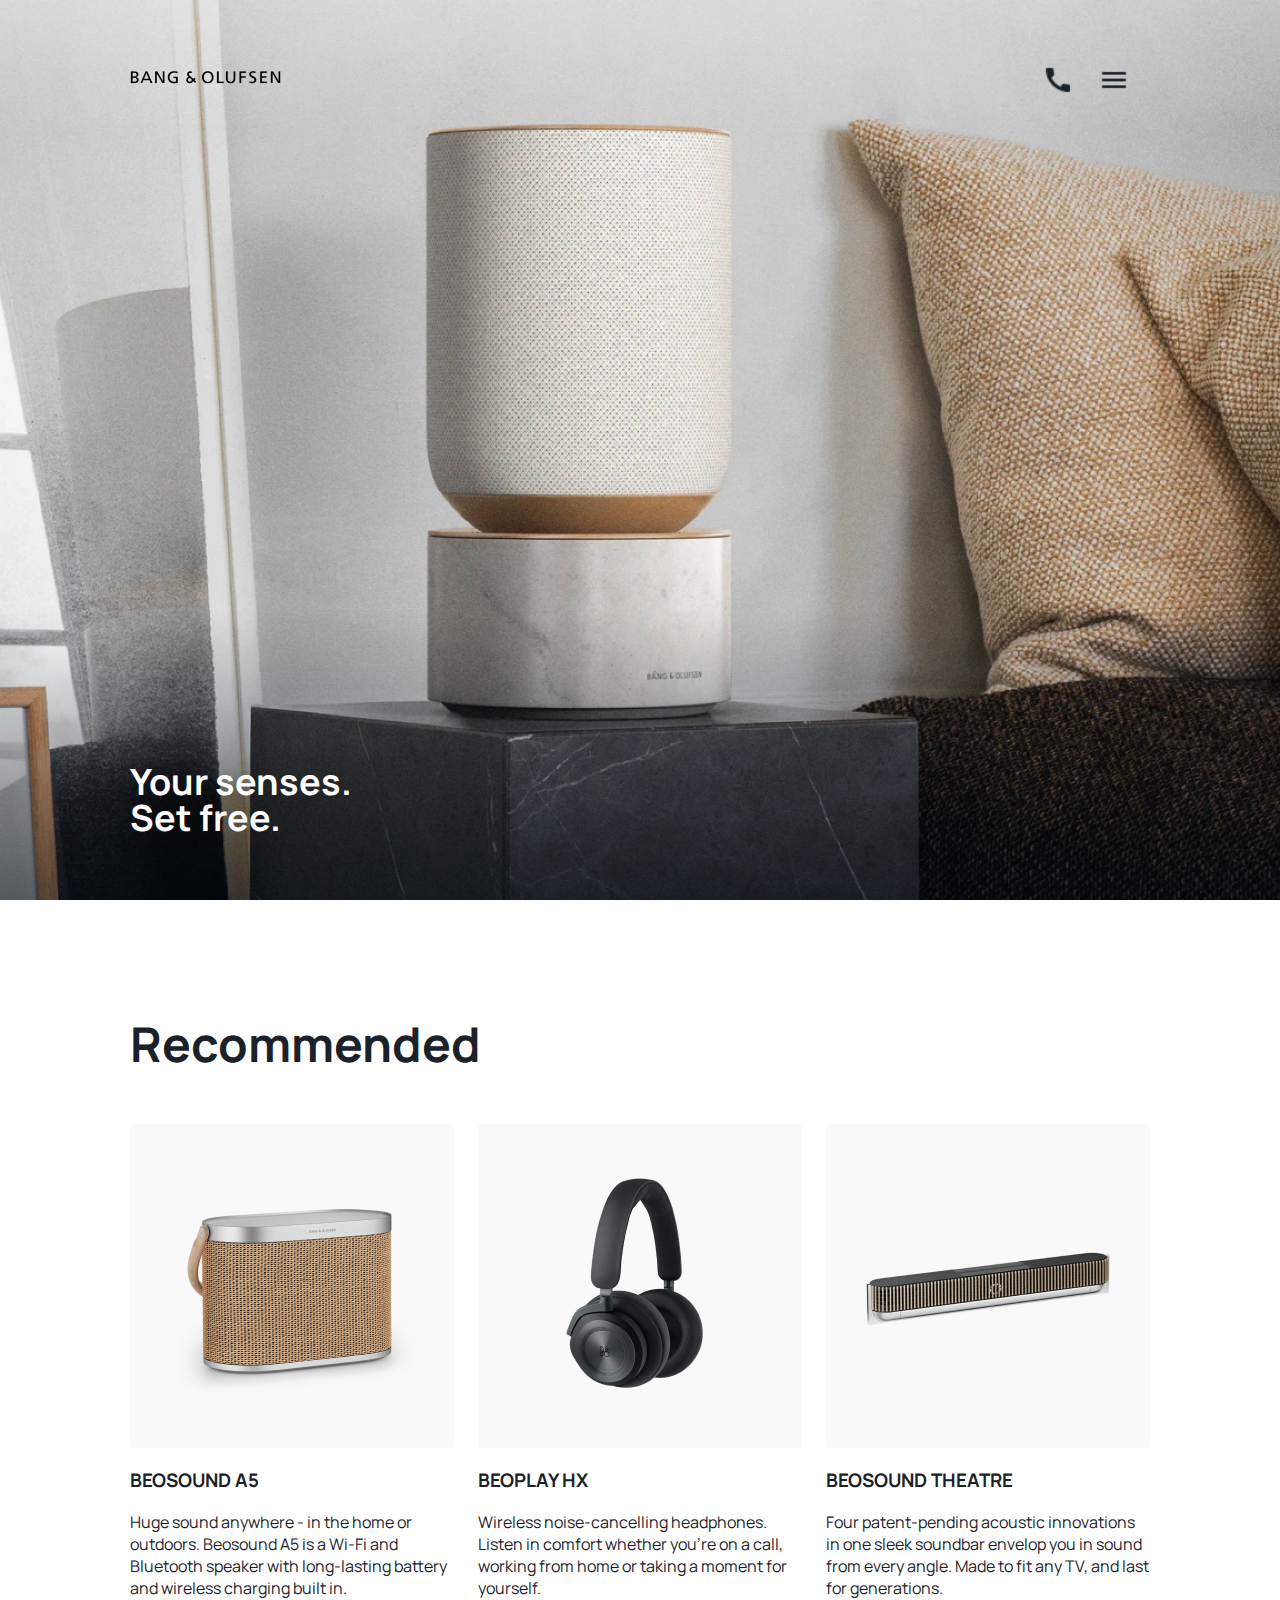
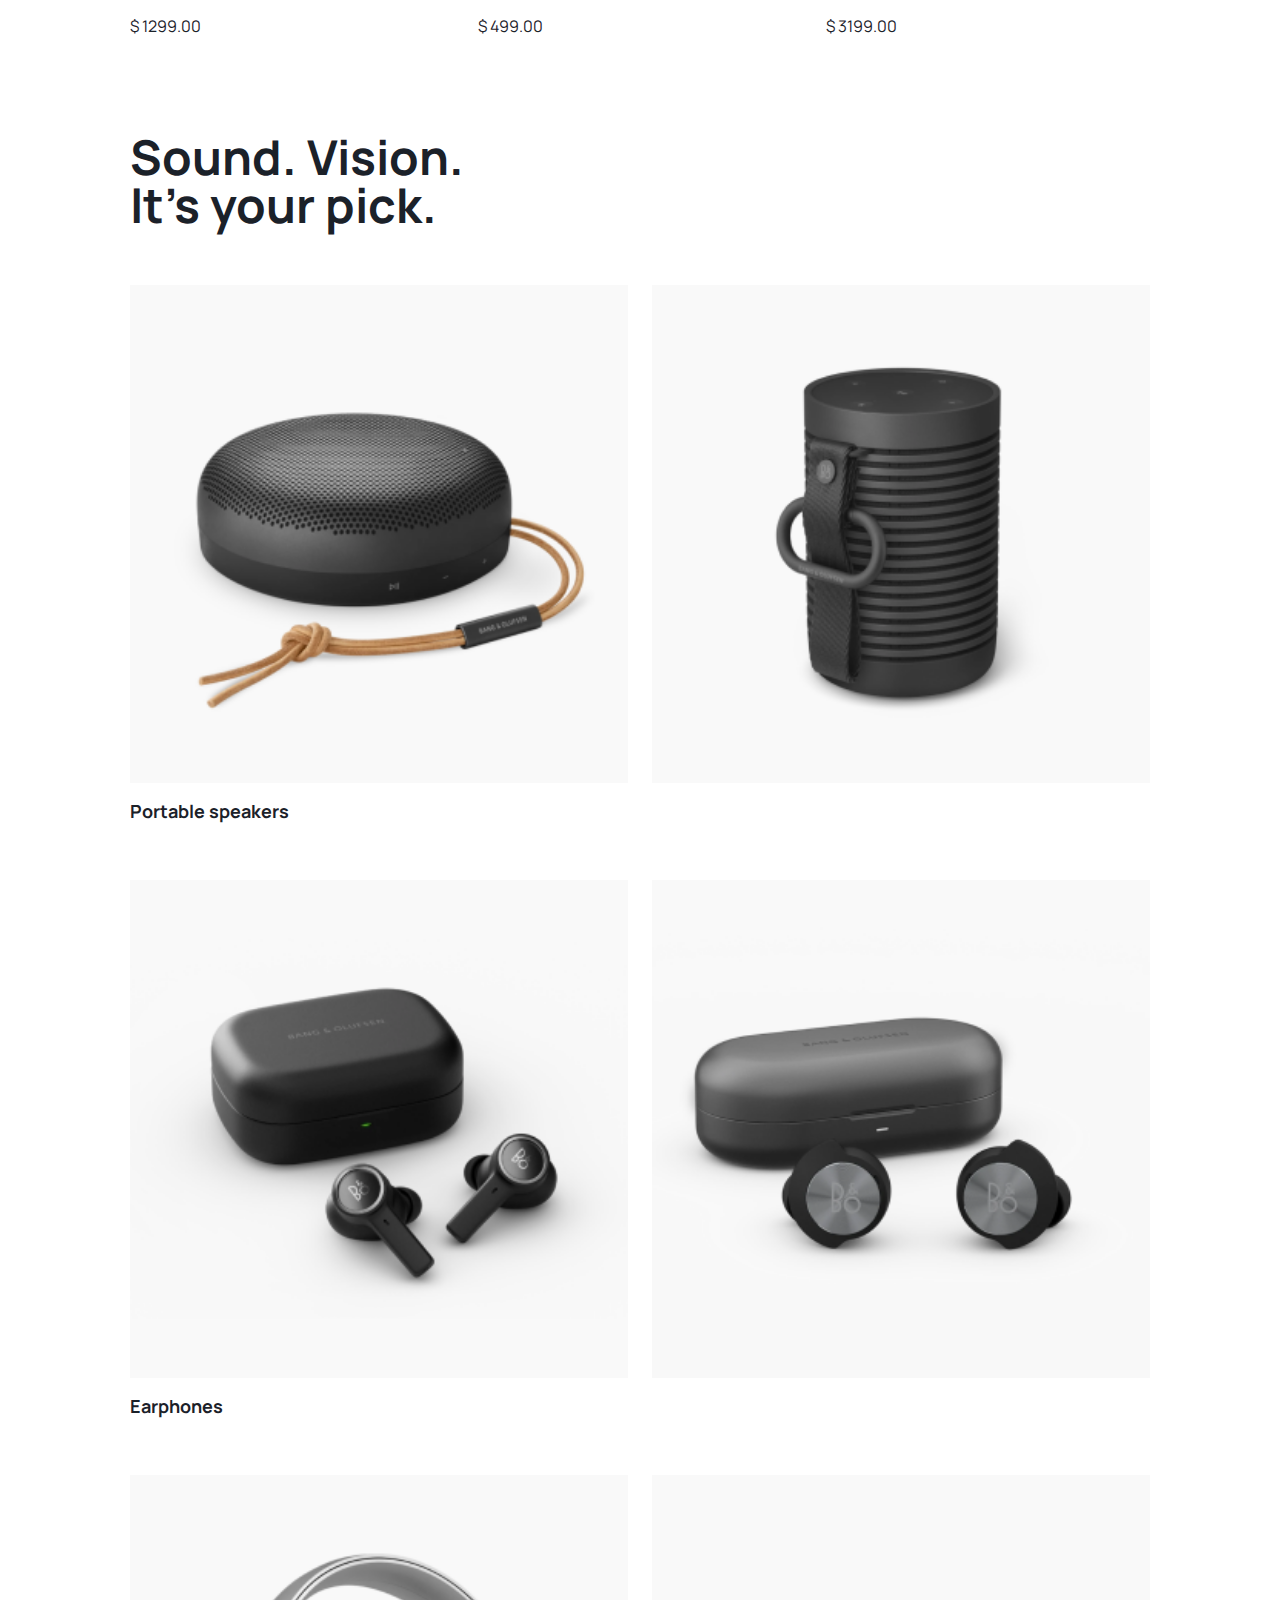
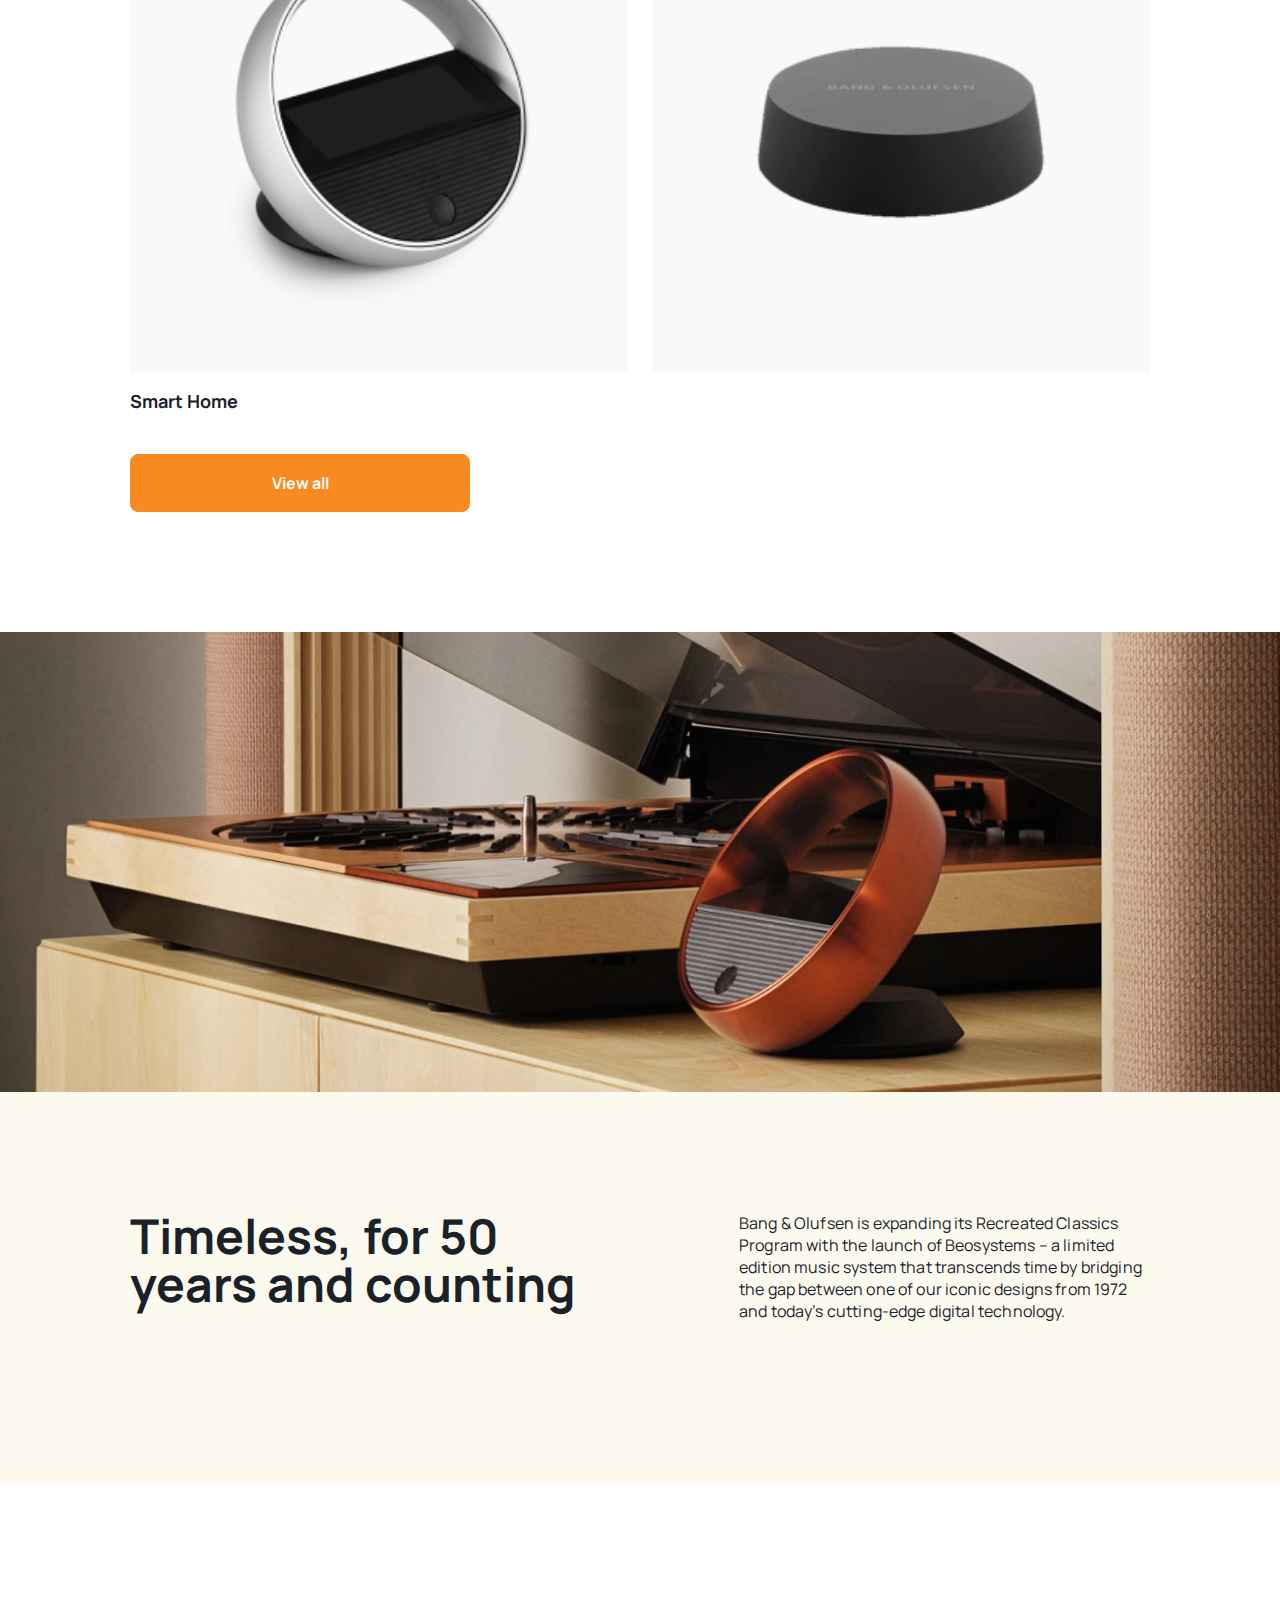
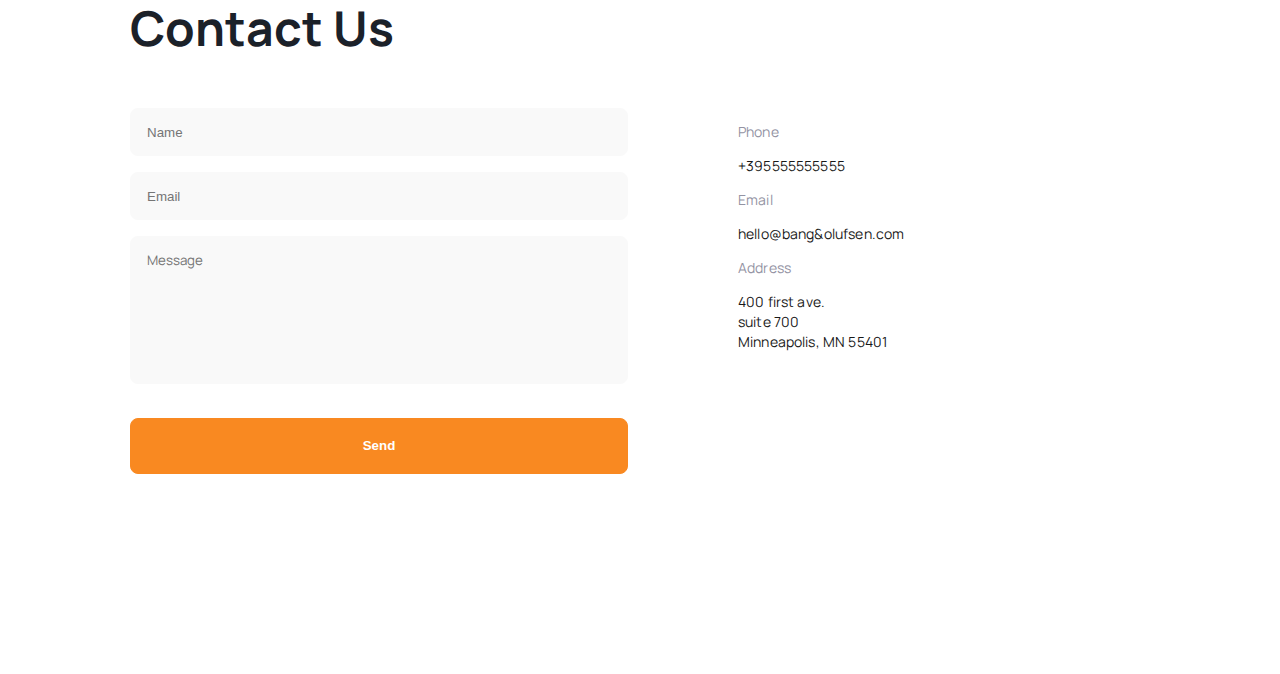
<file: index.html>
<!doctype html><html lang="en" class="page"><head><meta charset="utf-8"><meta name="viewport" content="width=device-width, initial-scale=1.0"><title>B&O</title><link rel="icon" type="image/png" href="logo.b98eb428.png"><link rel="preload" href="https://fonts.googleapis.com/css2?family=Manrope:wght@200..800&family=Roboto:wght@400;700&display=swap" as="style"><link rel="preconnect" href="https://fonts.googleapis.com"><link rel="preconnect" href="https://fonts.gstatic.com" crossorigin><link href="https://fonts.googleapis.com/css2?family=Manrope:wght@200..800&family=Roboto:wght@400;700&display=swap" rel="stylesheet"><link rel="stylesheet" href="index.b53707d1.css"><script src="index.cabb280d.js" defer></script></head><body class="page__body"> <header class="header"> <div class="container"> <div class="header__content"> <nav class="top-bar" aria-label="Main navigation"> <a href="#" class="top-bar__logo"> <img src="logo.b98eb428.png" alt="Bang & Olufsen Company Logo"> </a> <div class="top-bar__icons"> <a href="tel:+395555555555" class="icon icon--phone" aria-label="Call us"></a> <a href="#menu" class="icon icon--menu" aria-label="Open menu"></a> </div> </nav> <section class="header__bottom"> <h1 class="header__title"> Your senses. <br> Set free. </h1> </section> </div> </div> </header> <aside class="menu page__menu" id="menu"> <div class="container"> <nav class="menu__top top-bar" aria-label="Secondary navigation"> <a href="#" class="top-bar__logo"> <img src="logo.b98eb428.png" alt="Bang & Olufsen Company Logo"> </a> <a href="#" class="icon icon--close" aria-label="Close menu"></a> </nav> <div class="menu__bottom"> <nav class="menu__nav nav"> <ul class="nav__list"> <li class="nav__item"> <a class="nav__link" href="#recommended"> Recommended </a> </li> <li class="nav__item"> <a class="nav__link" href="#categories"> Categories </a> </li> <li class="nav__item"> <a class="nav__link" href="#about-us"> About Us </a> </li> <li class="nav__item"> <a class="nav__link" href="#contact-us"> Contact Us </a> </li> </ul> </nav> <a href="tel:+395555555555" class="menu__phone-number"> +1 234 5555-55-55 </a> <a href="tel:+395555555555" class="menu__call-to-order"> Call to order </a> </div> </div> </aside> <main class="main"> <div class="container"> <section class="recommended" id="recommended"> <h2 class="section-title">Recommended</h2> <div class="recommended__products"> <article class="product recommended__product"> <a href="#" class="product__link"> <img src="BEOSOUND%20A5.520092c8.png" alt="BEOSOUND A5 - Portable Speaker" class="product__photo" loading="lazy"> </a> <h3 class="ptoduct__title">BEOSOUND A5</h3> <p class="product__description"> Huge sound anywhere - in the home or outdoors. Beosound A5 is a Wi-Fi and Bluetooth speaker with long-lasting battery and wireless charging built in. </p> <p class="product__price">$ 1299.00</p> </article> <article class="product recommended__product"> <a href="#" class="product__link"> <img src="BEOPLAY%20HX.38bb5383.png" alt="BEOPLAY HX - Noise Cancelling Headphones" class="product__photo" loading="lazy"> </a> <h3 class="ptoduct__title">BEOPLAY HX</h3> <p class="product__description"> Wireless noise-cancelling headphones. Listen in comfort whether you're on a call, working from home or taking a moment for yourself. </p> <p class="product__price">$ 499.00</p> </article> <article class="product recommended__product"> <a href="#" class="product__link"> <img src="BEOSOUND%20THEATRE.b753d187.png" alt="BEOSOUND THEATRE - Premium Soundbar" class="product__photo" loading="lazy"> </a> <h3 class="ptoduct__title">BEOSOUND THEATRE</h3> <p class="product__description"> Four patent-pending acoustic innovations in one sleek soundbar envelop you in sound from every angle. Made to fit any TV, and last for generations. </p> <p class="product__price--mb">$ 3199.00</p> </article> </div> </section> <section class="categories" id="categories"> <h2 class="section-title"> Sound. Vision. <br> It’s your pick. </h2> <div class="categories__wrapper"> <article class="category"> <div class="category__photos"> <a href="#" class="category__link"> <img class="category__photo" src="portable-speakers1.70bbe76e.png" alt="Portable Speaker Image 1" loading="lazy"> </a> <a href="#" class="category__link"> <img class="category__photo" src="portable-speakers2.3fa05f45.png" alt="Portable Speaker Image 2" loading="lazy"> </a> </div> <h3 class="category__title">Portable speakers</h3> </article> <article class="category"> <div class="category__photos"> <a href="#" class="category__link"> <img class="category__photo" src="earphones1.7b70fcf8.png" alt="Earphones Image 1" loading="lazy"> </a> <a href="#" class="category__link"> <img class="category__photo" src="earphones2.9508abd4.png" alt="Earphones Image 2" loading="lazy"> </a> </div> <h3 class="category__title">Earphones</h3> </article> <article class="category"> <div class="category__photos"> <a href="#" class="category__link"> <img class="category__photo" src="smart-home1.690b9cff.png" alt="Smart Home Device Image 1" loading="lazy"> </a> <a href="#" class="category__link"> <img class="category__photo" src="smart-home2.05b37865.png" alt="Smart Home Device Image 2" loading="lazy"> </a> </div> <h3 class="category__title">Smart Home</h3> </article> </div> <div class="categories__button"> <a href="#" class="categories__button-content"> View all </a> </div> </section> </div> <div> <div class="main__vinyl-player-bg"></div> <section class="about-us" id="about-us"> <div class="about-us__inner container"> <h2 class="about-us__title section-title section-title--align-left"> Timeless, for 50 years and counting </h2> <div class="about-us__content"> <p class="about-us__description"> Bang & Olufsen is expanding its Recreated Classics Program with the launch of Beosystems – a limited edition music system that transcends time by bridging the gap between one of our iconic designs from 1972 and today’s cutting-edge digital technology. </p> </div> </div> </section> </div> <div class="container"> <h2 class="section-title">Contact Us</h2> <section class="contact-us" id="contact-us"> <form class="contact-us__form" onsubmit="this.reset(); return false;"> <input type="text" placeholder="Name" class="contact-us__input" required aria-label="Your name"> <input type="email" placeholder="Email" class="contact-us__input" required aria-label="Your email"> <textarea placeholder="Message" class="contact-us__message" required aria-label="Your message"></textarea> <button class="contact-us__button">Send</button> </form> <div class="contact-us__info"> <div class="contact-us__info-details"> <p>Phone</p> <a href="tel:+123455555555">+395555555555</a> </div> <div class="contact-us__info-details"> <p>Email</p> <a href="email:hello@bang&olufsen.com">hello@bang&olufsen.com</a> </div> <div class="contact-us__info-details"> <p>Address</p> <a href="https://g.co/kgs/hwVdU2C" target="_blank"> 400 first ave. <br> suite 700 <br> Minneapolis, MN 55401 </a> </div> </div> </section> </div> </main> </body></html>
</file>
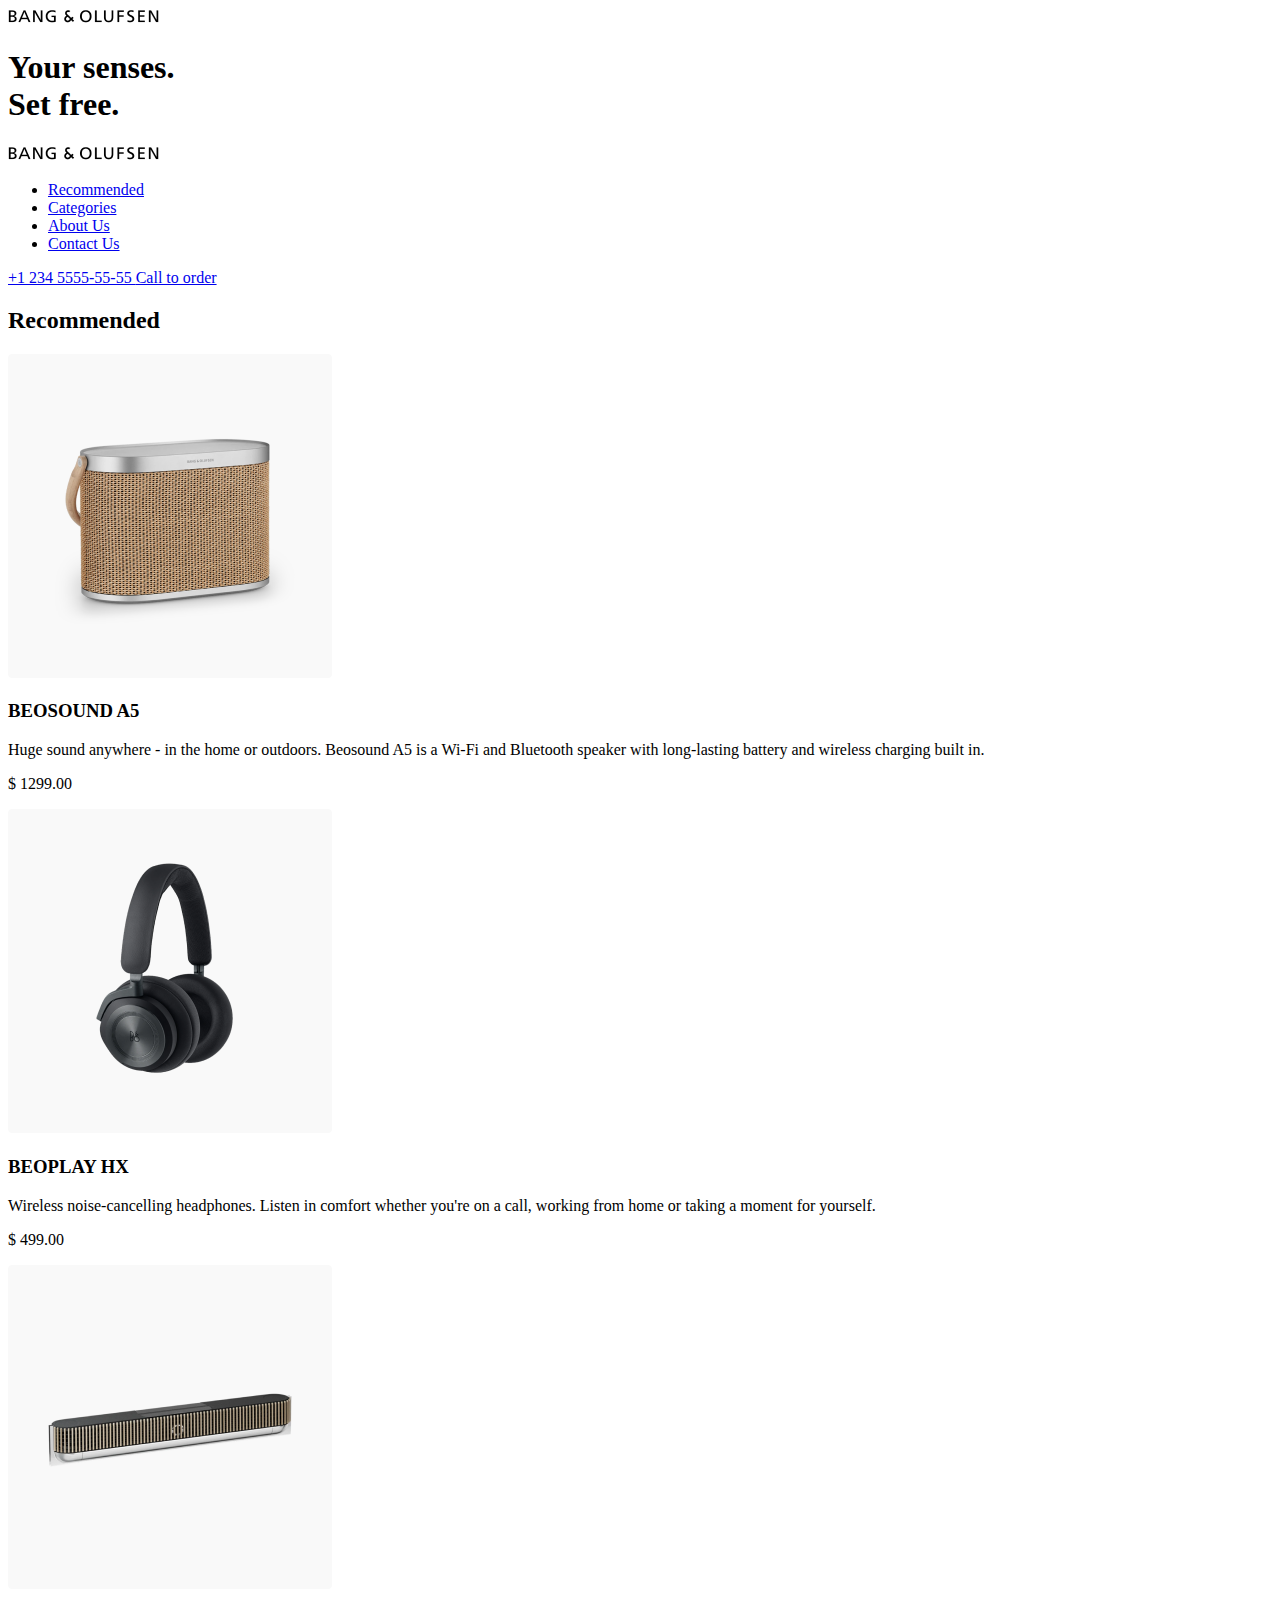
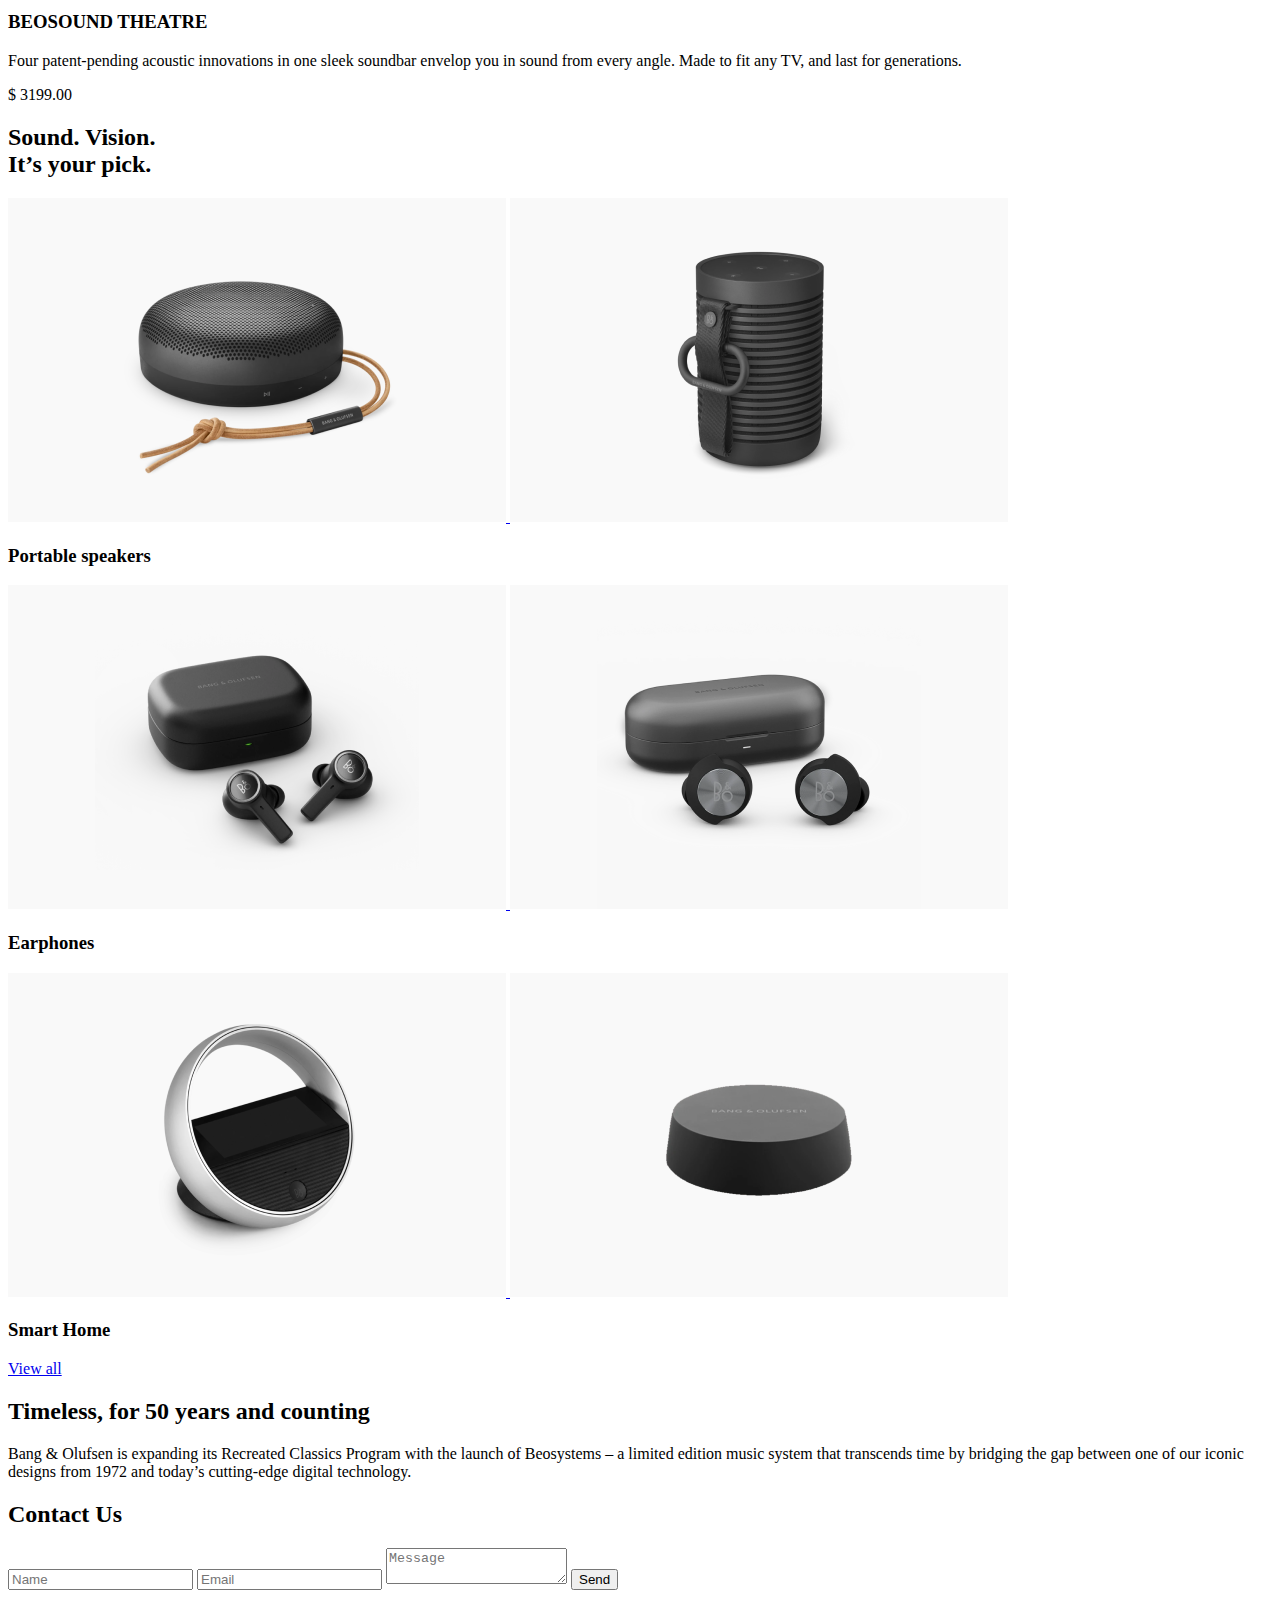
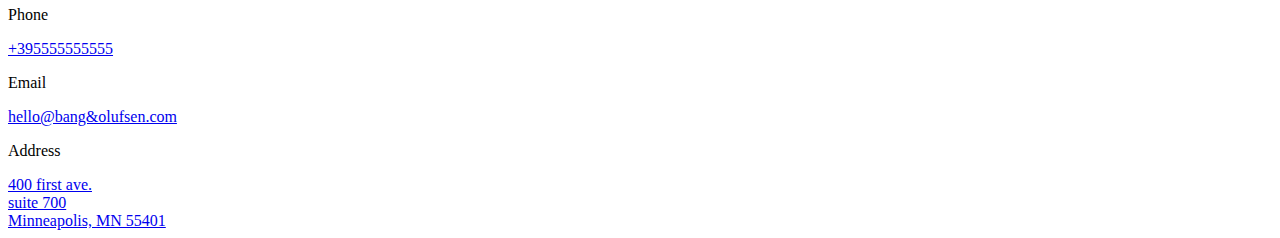
<file: src/index.html>
<!doctype html>
<html lang="en" class="page">
  <head>
    <meta charset="UTF-8" />
    <meta name="viewport" content="width=device-width, initial-scale=1.0" />
    <title>B&O</title>
    <link rel="icon" type="image/png" href="/src/images/logo.png" />

    <link
      rel="preload"
      href="https://fonts.googleapis.com/css2?family=Manrope:wght@200..800&family=Roboto:wght@400;700&display=swap"
      as="style"
    />
    <link rel="preconnect" href="https://fonts.googleapis.com" />
    <link
      rel="preconnect"
      href="https://fonts.gstatic.com"
      crossorigin="anonymous"
    />
    <link
      href="https://fonts.googleapis.com/css2?family=Manrope:wght@200..800&family=Roboto:wght@400;700&display=swap"
      rel="stylesheet"
    />

    <link rel="stylesheet" href="./styles/styles.scss" />

    <script src="scripts/main.js" defer></script>
  </head>

  <body class="page__body">
    <header class="header">
      <div class="container">
        <div class="header__content">
          <nav class="top-bar" aria-label="Main navigation">
            <a href="#" class="top-bar__logo">
              <img
                src="/src/images/logo.png"
                alt="Bang & Olufsen Company Logo"
              />
            </a>
            <div class="top-bar__icons">
              <a
                href="tel:+395555555555"
                class="icon icon--phone"
                aria-label="Call us"
              ></a>
              <a
                href="#menu"
                class="icon icon--menu"
                aria-label="Open menu"
              ></a>
            </div>
          </nav>
          <section class="header__bottom">
            <h1 class="header__title">
              Your senses.
              <br />
              Set free.
            </h1>
          </section>
        </div>
      </div>
    </header>

    <aside class="page__menu menu" id="menu">
      <div class="container">
        <nav class="top-bar menu__top" aria-label="Secondary navigation">
          <a href="#" class="top-bar__logo">
            <img src="/src/images/logo.png" alt="Bang & Olufsen Company Logo" />
          </a>
          <a href="#" class="icon icon--close" aria-label="Close menu"></a>
        </nav>
        <div class="menu__bottom">
          <nav class="nav menu__nav">
            <ul class="nav__list">
              <li class="nav__item">
                <a class="nav__link" href="#recommended"> Recommended </a>
              </li>
              <li class="nav__item">
                <a class="nav__link" href="#categories"> Categories </a>
              </li>
              <li class="nav__item">
                <a class="nav__link" href="#about-us"> About Us </a>
              </li>
              <li class="nav__item">
                <a class="nav__link" href="#contact-us"> Contact Us </a>
              </li>
            </ul>
          </nav>
          <a href="tel:+395555555555" class="menu__phone-number">
            +1 234 5555-55-55
          </a>
          <a href="tel:+395555555555" class="menu__call-to-order">
            Call to order
          </a>
        </div>
      </div>
    </aside>

    <main class="main">
      <div class="container">
        <section class="recommended" id="recommended">
          <h2 class="section-title">Recommended</h2>
          <div class="recommended__products">
            <article class="product recommended__product">
              <a href="#" class="product__link">
                <img
                  src="/src/images/product/BEOSOUND A5.png"
                  alt="BEOSOUND A5 - Portable Speaker"
                  class="product__photo"
                  loading="lazy"
                />
              </a>
              <h3 class="ptoduct__title">BEOSOUND A5</h3>
              <p class="product__description">
                Huge sound anywhere - in the home or outdoors. Beosound A5 is a
                Wi-Fi and Bluetooth speaker with long-lasting battery and
                wireless charging built in.
              </p>
              <p class="product__price">$ 1299.00</p>
            </article>

            <article class="product recommended__product">
              <a href="#" class="product__link">
                <img
                  src="/src/images/product/BEOPLAY HX.png"
                  alt="BEOPLAY HX - Noise Cancelling Headphones"
                  class="product__photo"
                  loading="lazy"
                />
              </a>
              <h3 class="ptoduct__title">BEOPLAY HX</h3>
              <p class="product__description">
                Wireless noise-cancelling headphones. Listen in comfort whether
                you're on a call, working from home or taking a moment for
                yourself.
              </p>
              <p class="product__price">$ 499.00</p>
            </article>

            <article class="product recommended__product">
              <a href="#" class="product__link">
                <img
                  src="/src/images/product/BEOSOUND THEATRE.png"
                  alt="BEOSOUND THEATRE - Premium Soundbar"
                  class="product__photo"
                  loading="lazy"
                />
              </a>
              <h3 class="ptoduct__title">BEOSOUND THEATRE</h3>
              <p class="product__description">
                Four patent-pending acoustic innovations in one sleek soundbar
                envelop you in sound from every angle. Made to fit any TV, and
                last for generations.
              </p>
              <p class="product__price--mb">$ 3199.00</p>
            </article>
          </div>
        </section>

        <section class="categories" id="categories">
          <h2 class="section-title">
            Sound. Vision.
            <br />
            It’s your pick.
          </h2>
          <div class="categories__wrapper">
            <article class="category">
              <div class="category__photos">
                <a href="#" class="category__link">
                  <img
                    class="category__photo"
                    src="images/categories/portable-speakers1.png"
                    alt="Portable Speaker Image 1"
                    loading="lazy"
                  />
                </a>
                <a href="#" class="category__link">
                  <img
                    class="category__photo"
                    src="images/categories/portable-speakers2.png"
                    alt="Portable Speaker Image 2"
                    loading="lazy"
                  />
                </a>
              </div>
              <h3 class="category__title">Portable speakers</h3>
            </article>
            <article class="category">
              <div class="category__photos">
                <a href="#" class="category__link">
                  <img
                    class="category__photo"
                    src="images/categories/earphones1.png"
                    alt="Earphones Image 1"
                    loading="lazy"
                  />
                </a>
                <a href="#" class="category__link">
                  <img
                    class="category__photo"
                    src="images/categories/earphones2.png"
                    alt="Earphones Image 2"
                    loading="lazy"
                  />
                </a>
              </div>
              <h3 class="category__title">Earphones</h3>
            </article>

            <article class="category">
              <div class="category__photos">
                <a href="#" class="category__link">
                  <img
                    class="category__photo"
                    src="images/categories/smart-home1.png"
                    alt="Smart Home Device Image 1"
                    loading="lazy"
                  />
                </a>
                <a href="#" class="category__link">
                  <img
                    class="category__photo"
                    src="images/categories/smart-home2.png"
                    alt="Smart Home Device Image 2"
                    loading="lazy"
                  />
                </a>
              </div>
              <h3 class="category__title">Smart Home</h3>
            </article>
          </div>
          <div class="categories__button">
            <a href="#" class="categories__button-content"> View all </a>
          </div>
        </section>
      </div>

      <div>
        <div class="main__vinyl-player-bg"></div>
        <section class="about-us" id="about-us">
          <div class="container about-us__inner">
            <h2 class="about-us__title section-title section-title--align-left">
              Timeless, for 50 years and counting
            </h2>
            <div class="about-us__content">
              <p class="about-us__description">
                Bang & Olufsen is expanding its Recreated Classics Program with
                the launch of Beosystems – a limited edition music system that
                transcends time by bridging the gap between one of our iconic
                designs from 1972 and today’s cutting-edge digital technology.
              </p>
            </div>
          </div>
        </section>
      </div>

      <div class="container">
        <h2 class="section-title">Contact Us</h2>
        <section class="contact-us" id="contact-us">
          <form class="contact-us__form" onsubmit="this.reset(); return false;">
            <input
              type="text"
              placeholder="Name"
              class="contact-us__input"
              required
              aria-label="Your name"
            />
            <input
              type="email"
              placeholder="Email"
              class="contact-us__input"
              required
              aria-label="Your email"
            />
            <textarea
              placeholder="Message"
              class="contact-us__message"
              required
              aria-label="Your message"
            ></textarea>
            <button class="contact-us__button">Send</button>
          </form>
          <div class="contact-us__info">
            <div class="contact-us__info-details">
              <p>Phone</p>
              <a href="tel:+123455555555">+395555555555</a>
            </div>
            <div class="contact-us__info-details">
              <p>Email</p>
              <a href="email:hello@bang&olufsen.com">hello@bang&olufsen.com</a>
            </div>
            <div class="contact-us__info-details">
              <p>Address</p>
              <a href="https://g.co/kgs/hwVdU2C" target="_blank">
                400 first ave.
                <br />
                suite 700
                <br />
                Minneapolis, MN 55401
              </a>
            </div>
          </div>
        </section>
      </div>
    </main>
  </body>
</html>
</file>
<file: index.b53707d1.css>
.container{padding-left:20px;padding-right:20px}@media (min-width:576px){.container{padding-left:72px;padding-right:72px}}@media (min-width:1024px){.container{max-width:1020px;margin-left:auto;margin-right:auto;padding-left:120px;padding-right:120px}}img{transition-duration:.3s;overflow:hidden}img:hover{transform:scale(1.2)}.contact-us__button{color:#fff;background-color:#f98921;border:1px solid #f98921;border-radius:8px;-ms-flex-pack:center;justify-content:center;-ms-flex-align:center;align-items:center;height:56px;margin-top:18px;margin-bottom:80px;font-weight:700;line-height:26px;text-decoration:none;transition:all .3s;display:grid}.contact-us__button:hover{background-color:#1b2129;border:1px solid #1b2129}.contact-us__button:active{background-color:#010810;border:1px solid #010810}.header{background-image:url(header-bg.df3824f2.png);background-position:50%;background-size:cover}.header__content{-ms-flex-direction:column;flex-direction:column;-ms-flex-pack:justify;justify-content:space-between;height:100vh;display:-ms-flexbox;display:flex}.header__title{color:#fff;margin:0;font-size:36px;font-weight:700;line-height:36px}.header__bottom{padding-bottom:40px}@media (min-width:576px){.header__bottom{padding-bottom:64px}}.page{color:#1b2129;scroll-behavior:smooth;font-family:Manrope,serif;font-size:16px}.page__body{margin:0}.page__menu{opacity:0;pointer-events:none;position:fixed;top:0;left:0;right:0}.page__menu:target{opacity:1;pointer-events:all}.top-bar{-ms-flex-pack:justify;justify-content:space-between;-ms-flex-align:center;align-items:center;padding:24px 20px 24px 0;display:-ms-flexbox;display:flex}@media (min-width:576px){.top-bar{padding-top:64px;padding-bottom:64px}}.top-bar__icons{gap:24px;display:-ms-flexbox;display:flex}.top-bar__logo{height:16px;transition:transform .3s}.top-bar__logo:hover{transform:scale(1.2)}@media (min-width:576px){.top-bar__logo{height:24px}}.menu{box-sizing:border-box;background-color:#e5e5e5;height:100vh;font-weight:700;overflow:auto}.menu__top{z-index:1;background-color:#e5e5e5;margin-bottom:32px;top:0}@media (min-width:576px){.menu__top{margin-bottom:0}}.menu__nav{padding-bottom:40px}.menu__phone-number{color:inherit;letter-spacing:2px;margin-bottom:16px;font-weight:700;line-height:22px;text-decoration:none;display:block}.menu__call-to-order{color:inherit;letter-spacing:2px;text-transform:uppercase;border-bottom:1px solid #1b2129;width:fit-content;padding-bottom:4px;font-weight:700;line-height:22px;text-decoration:none;display:block}.nav__link{color:inherit;font-size:22px;font-weight:700;line-height:22px;text-decoration:none;position:relative}.nav__link:after{content:"";transform-origin:0;background-color:#1b2129;height:1px;transition:transform .2s;display:block;position:absolute;bottom:-4px;left:0;right:0;transform:scaleX(0)}.nav__link:hover:after{transform:scaleX(1)}.nav__list{-ms-flex-direction:column;flex-direction:column;gap:32px;margin:0;padding:0;list-style:none;display:-ms-flexbox;display:flex}.icon{background-size:cover;width:24px;height:24px;transition:transform .4s;display:block}@media (min-width:576px){.icon{width:32px;height:32px}}.icon--phone{background-image:url(icon-phone.01f685d7.png)}.icon--phone:hover{transform:scale(1.2)}.icon--phone:hover:after{content:"+395555555555";letter-spacing:2px;color:#1b2129;width:140px;height:16px;margin-left:-120px;font-size:12px;font-weight:700;line-height:16px;display:inline-block}@media (min-width:1024px){.icon--phone:hover:after{line-height:35px}}.icon--menu{background-image:url(icon-burger-menu.fda17e88.png);transition:background-image .4s}.icon--menu:hover{background-image:url(icon-burger-menu-hover.655e2119.png);transform:scale(1.2)}.icon--close{background-image:url(icon-close.35a94dac.png)}.icon--close:hover{transform:scale(1.2)}.section-title{margin:0 0 48px;font-size:32px;font-weight:700;line-height:1}@media (min-width:576px){.section-title{margin-bottom:56px;font-size:40px}}@media (min-width:1024px){.section-title{font-size:48px}}.main{background-color:#fff;row-gap:64px;padding-top:64px;padding-bottom:64px;display:grid}@media (min-width:576px){.main{row-gap:120px;padding-top:120px;padding-bottom:120px}}.main__vinyl-player-bg{background-image:url(vinyl-player-bg.8e67f3c6.png);background-position:50%;background-repeat:no-repeat;background-size:cover;width:100%;height:200px}@media (min-width:576px){.main__vinyl-player-bg{height:400px}}@media (min-width:1024px){.main__vinyl-player-bg{height:460px}}.page:has(.page__menu:target){overflow:hidden}.product__photo{width:100%}.product__price--mb{margin-bottom:96px}.product__link{display:-ms-flexbox;display:flex;overflow:hidden}.recommended__products{--columns:2;grid-template-columns:repeat(var(--columns),1fr);gap:40px 20px;display:grid}@media (min-width:576px){.recommended__products{--columns:6;column-gap:24px}}@media (min-width:1024px){.recommended__products{--columns:12}}.recommended__product{grid-column:1/-1}@media (min-width:576px){.recommended__product{grid-column:2/-2}}@media (min-width:1024px){.recommended__product{grid-column:span 4}}.about-us{background-color:#fcfaef}.about-us__inner{--columns:2;grid-template-columns:repeat(var(--columns),1fr);column-gap:20px;padding:48px 20px;display:grid}@media (min-width:576px){.about-us__inner{--columns:6;column-gap:24px}}@media (min-width:1024px){.about-us__inner{--columns:12}}@media (min-width:576px){.about-us__inner{padding:120px 72px}}@media (min-width:1024px){.about-us__inner{padding:120px}}.about-us__title{grid-column:1/-1}@media (min-width:576px){.about-us__title{grid-column:1/4}}@media (min-width:1024px){.about-us__title{grid-column:1/7;font-size:48px;line-height:48px}}.about-us__content{grid-column:1/-1}@media (min-width:576px){.about-us__content{grid-column:4/7}}@media (min-width:1024px){.about-us__content{grid-column:8/13}}.about-us__description{letter-spacing:.15px;margin:0;font-weight:400;line-height:22px}.contact-us{display:grid}@media (min-width:1024px){.contact-us{grid-template-columns:repeat(12,1fr);gap:110px}}.contact-us__form{row-gap:16px;display:grid}@media (min-width:576px){.contact-us__form{grid-column:1/12}}@media (min-width:1024px){.contact-us__form{grid-column:1/6;width:498px}}.contact-us__input{color:#7e7e83;background-color:#f9f9f9;border:1px solid #f9f9f9;border-radius:8px;height:18px;padding:14px 0 14px 16px}.contact-us__input:hover{color:#1b2129;border:1px solid #dbdbdb}.contact-us__input:focus{outline-color:#f98921}.contact-us__message{resize:none;color:#7e7e83;background-color:#f9f9f9;border:1px solid #f9f9f9;border-radius:8px;height:118px;padding:14px 0 14px 16px;font-family:Manrope,serif}.contact-us__message:hover{color:#1b2129;border:1px solid #dbdbdb}.contact-us__message:focus{outline-color:#f98921}@media (min-width:1024px){.contact-us__info{grid-column:auto}}.contact-us__info-details{letter-spacing:.15px;font-size:14px;line-height:20px}.contact-us__info-details p{color:#9393a3}.contact-us__info-details a{color:#191919;text-decoration:none;transition:color .3s}.contact-us__info-details a:hover{color:#f98921}.categories__wrapper{row-gap:40px;display:grid}@media (min-width:576px){.categories__wrapper{row-gap:56px}}.categories__button{grid-template-columns:repeat(12,1fr);-ms-flex-pack:center;justify-content:center;margin-top:40px;display:grid}.categories__button-content{color:#fff;background-color:#f98921;border:1px solid #f98921;border-radius:8px;grid-column:1/-1;-ms-flex-pack:center;justify-content:center;-ms-flex-align:center;align-items:center;height:56px;font-weight:700;line-height:26px;text-decoration:none;transition:all .3s;display:grid}.categories__button-content:hover{background-color:#1b2129;border:1px solid #1b2129}.categories__button-content:active{background-color:#010810;border:1px solid #010810}@media (min-width:1024px){.categories__button-content{grid-column:1/5}}.category__photos{--columns:2;grid-template-columns:repeat(var(--columns),1fr);column-gap:20px;margin-bottom:16px;display:grid}@media (min-width:576px){.category__photos{--columns:6;column-gap:24px}}@media (min-width:1024px){.category__photos{--columns:12}}.category__link{height:0;padding-bottom:100%;position:relative}@media (min-width:576px){.category__link{grid-column:span 3}}@media (min-width:1024px){.category__link{grid-column:span 6;display:-ms-flexbox;display:flex;overflow:hidden}}.category__photo{object-fit:cover;width:100%;height:100%;position:absolute}.category__title{margin:0;font-size:18px;font-weight:700;line-height:25px}
/*# sourceMappingURL=index.b53707d1.css.map */
</file>
